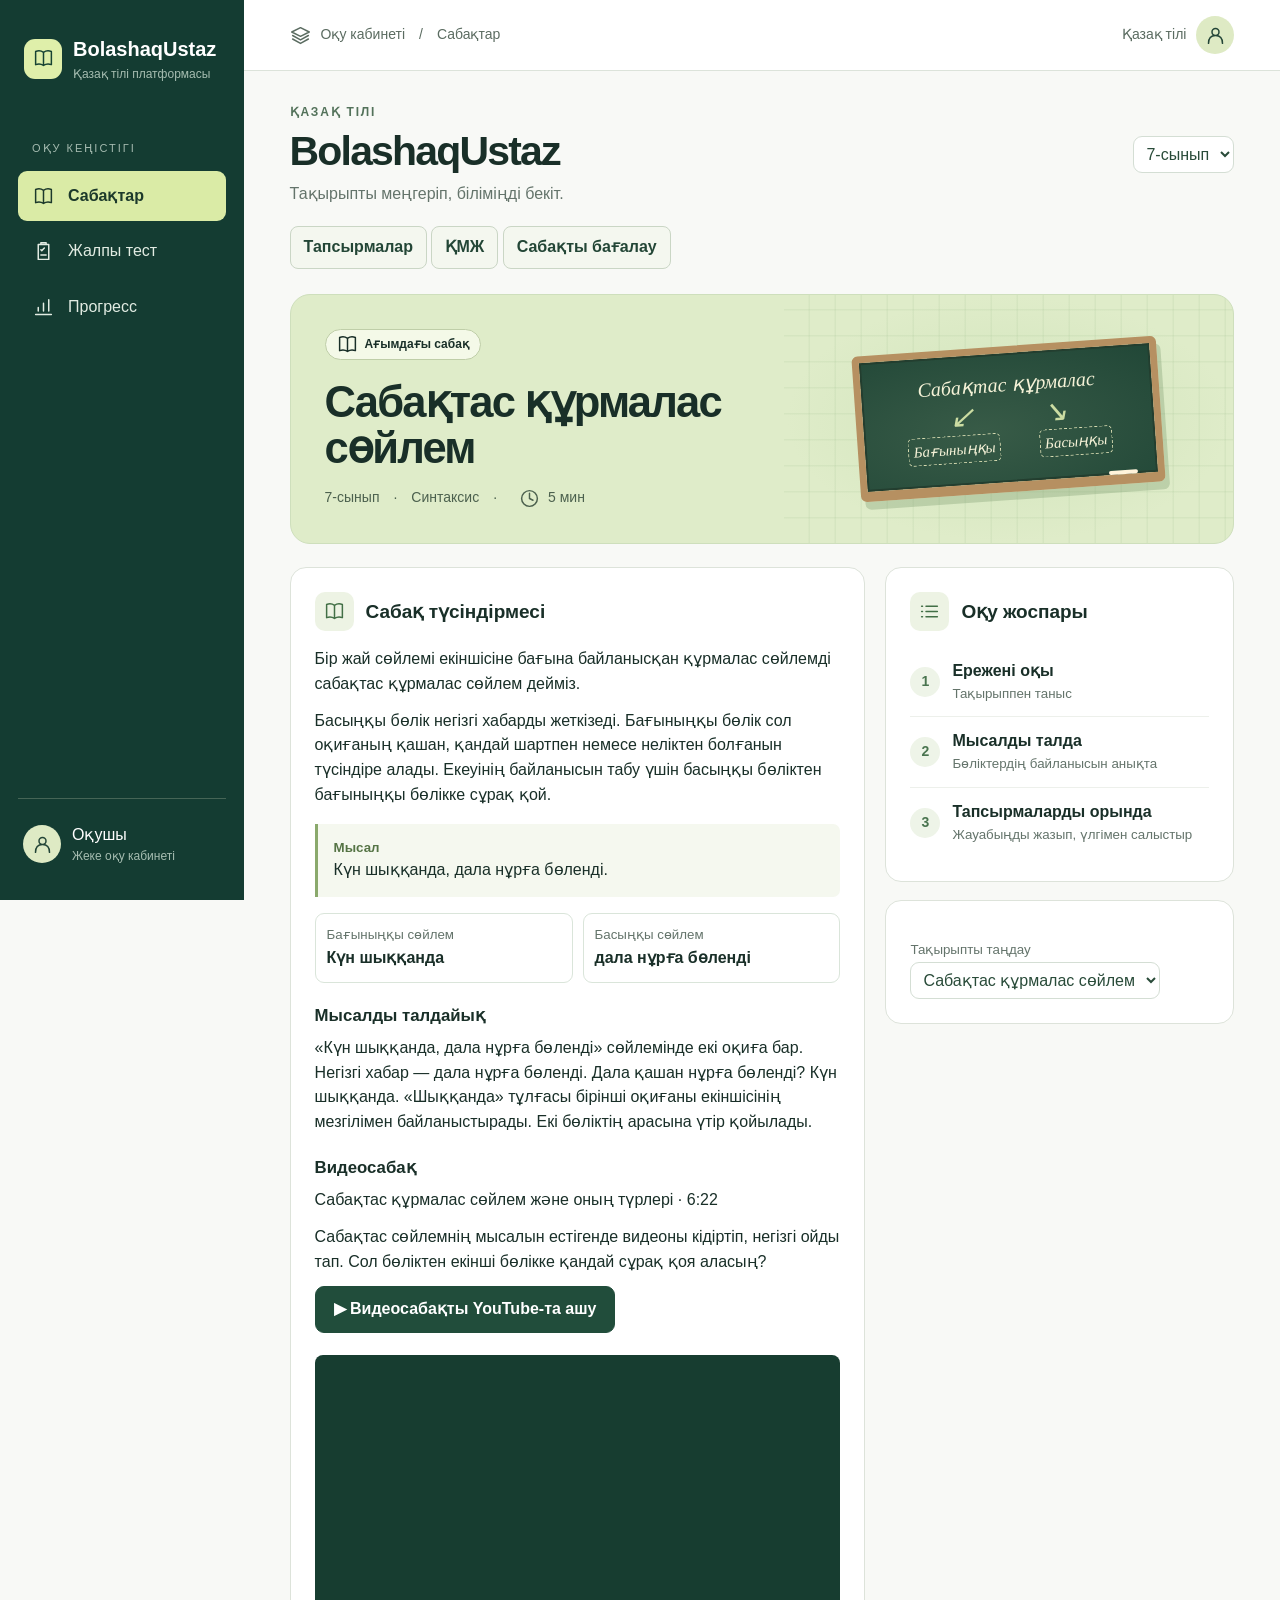
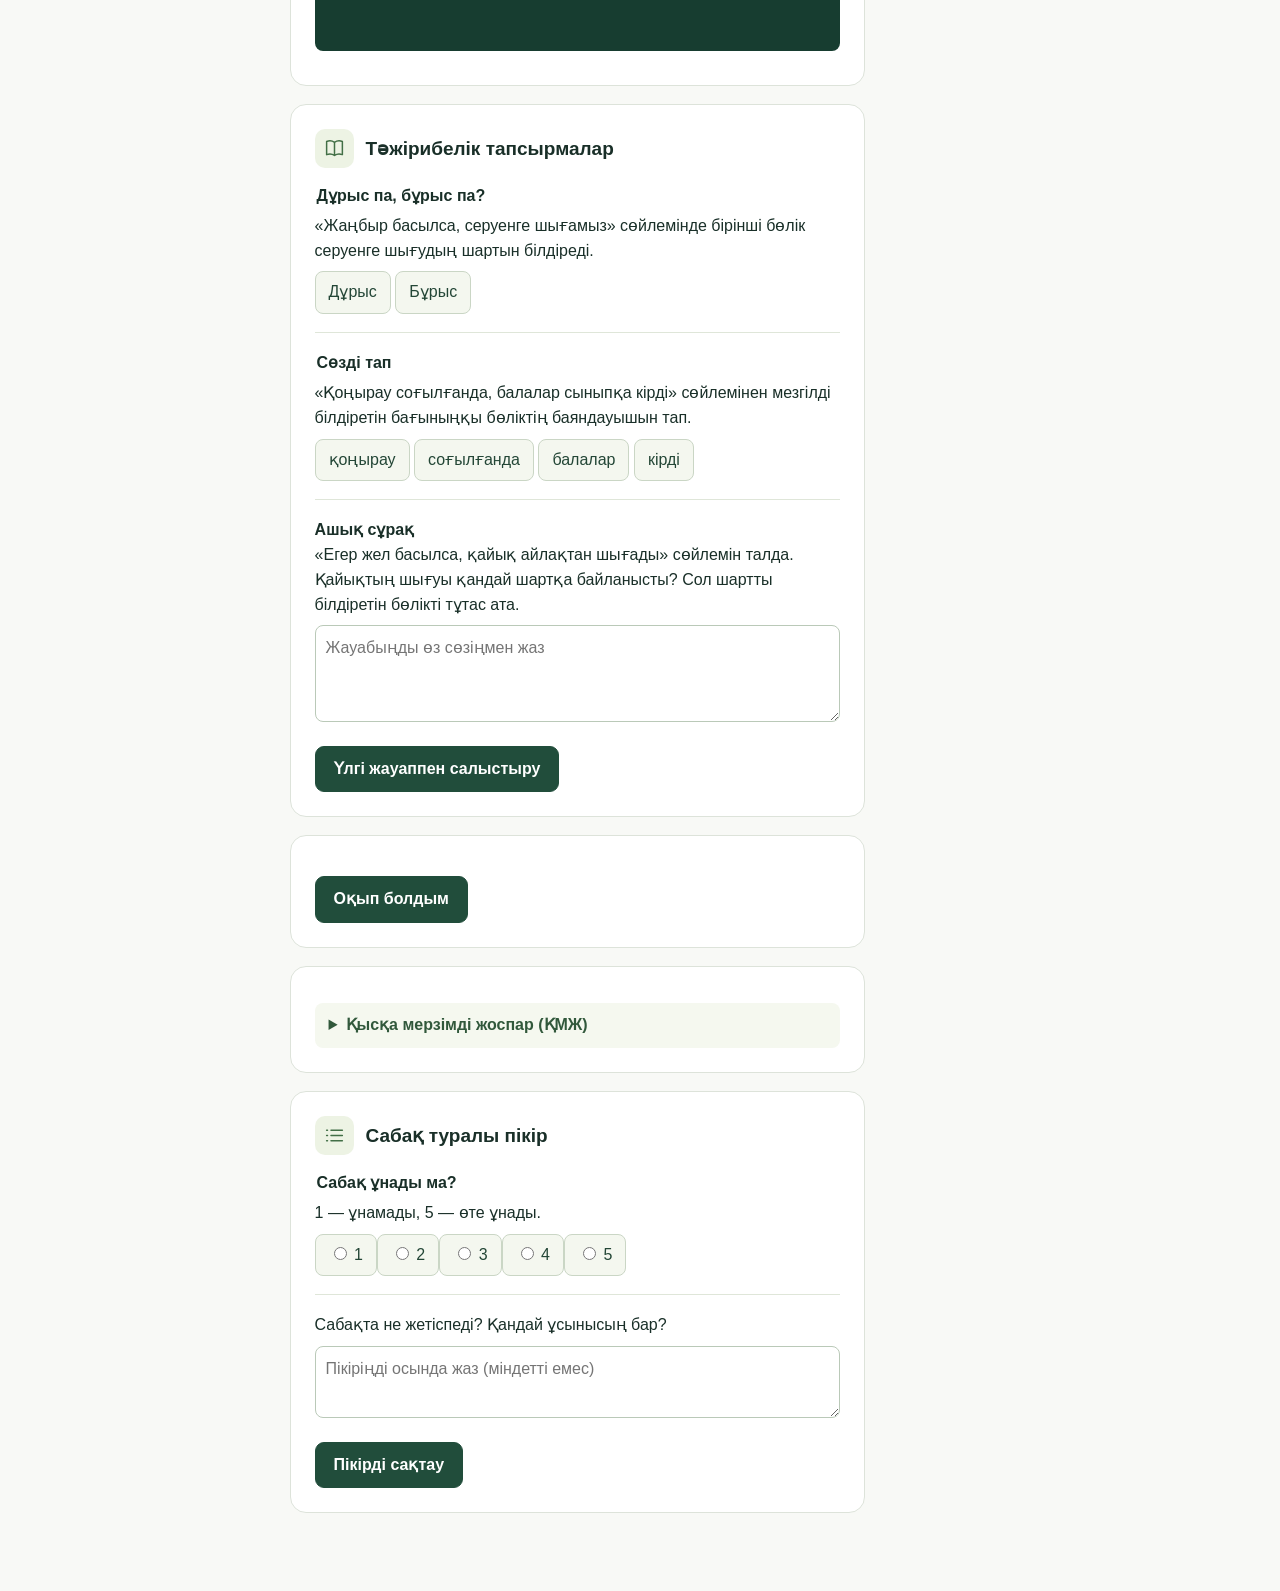
<file: index.html>
<!doctype html><html lang="kk"><head><meta charset="utf-8"><meta name="viewport" content="width=device-width,initial-scale=1"><title>Сабақтар · BolashaqUstaz</title><link rel="stylesheet" href="ustaz.css"></head><body><div id="app"></div><script src="lessons.js"></script><script src="ustaz.js"></script></body></html>
</file>
<file: ustaz.css>
*{box-sizing:border-box}body{margin:0;background:#f8f9f6;color:#192f28;font:16px/1.55 Inter,Arial,sans-serif}a{color:inherit;text-decoration:none}button,select{font:inherit;cursor:pointer}button:focus-visible,a:focus-visible,select:focus-visible{outline:3px solid #c57c33}aside{position:fixed;inset:0 auto 0 0;width:244px;background:#143c32;color:white;padding:34px 18px;display:flex;flex-direction:column}.brand{display:flex;align-items:center;gap:11px;font-weight:750;font-size:20px;padding:0 6px}.brand b{display:grid;place-items:center;width:38px;height:40px;background:#dfefaa;color:#174333;border-radius:11px}.brand small,.account small{display:block;color:#a6bdb1;font-size:12px;font-weight:400}.sideLabel{font-size:11px;letter-spacing:2px;color:#a4baaf;margin:56px 14px 14px}nav a{display:flex;align-items:center;gap:14px;padding:13px 15px;border-radius:9px;margin-bottom:5px;color:#e2ece3}nav a.on{background:#daeba6;color:#1c392b;font-weight:bold}.account{margin-top:auto;border-top:1px solid #466556;padding:24px 5px 0;display:flex;gap:11px;align-items:center}.avatar{border-radius:50%;background:#deeac4;width:38px;height:38px;display:grid;place-items:center;color:#234537}main{margin-left:244px}.bar{background:white;border-bottom:1px solid #dce3da;padding:16px 4.4%;display:flex;align-items:center;justify-content:space-between;color:#5b6c61;font-size:14px}.bar span{display:flex;align-items:center;gap:10px}.wrap{max-width:1440px;margin:auto;padding:32px 4.4% 60px}.eyebrow{color:#53725a;font-size:12px;font-weight:700;letter-spacing:1.8px}.top,.row{display:flex;align-items:center;justify-content:space-between;gap:16px}h1,h2,h3,p{margin:0}h1{font-size:clamp(32px,3.2vw,50px);line-height:1.15;letter-spacing:-1.8px;margin:6px 0 7px}h2{font-size:24px;letter-spacing:-.65px}h3{font-size:19px}.muted,small{color:#64746b}select{border:1px solid #d4ded4;background:white;border-radius:9px;padding:8px;color:#294b39}.hero{background:#dfecc9;border:1px solid #cedfbc;border-radius:20px;display:grid;grid-template-columns:1.1fr 1fr;overflow:hidden;margin:25px 0 23px;position:relative}.heroText{padding:34px;z-index:1}.pill{display:inline-flex;align-items:center;gap:7px;background:#f4f9e8;border:1px solid #bfcea8;border-radius:20px;padding:4px 11px;font-size:12px;font-weight:bold}.hero h2{font-size:clamp(30px,3.4vw,54px);line-height:1.06;margin:16px 0;letter-spacing:-1.8px}.meta{display:flex;align-items:center;gap:8px;color:#4c614e;font-size:14px}.boardarea{display:grid;place-items:center;background:radial-gradient(ellipse at center,#b4d39e55,transparent 70%),repeating-linear-gradient(90deg,transparent 0 24px,#94b68622 25px 26px),repeating-linear-gradient(0deg,transparent 0 24px,#94b68622 25px 26px);padding:24px}.board{background:radial-gradient(at 40% 60%,#385b47,#214737);width:100%;max-width:305px;transform:rotate(-4deg);border:7px solid #b69061;border-bottom:10px solid #b69061;box-shadow:4px 8px 0 #74926850,inset 0 0 0 2px #233e2f;border-radius:6px;text-align:center;color:#f5f2d7;padding:19px 10px 22px;font:italic 20px Georgia,serif;position:relative}.board:after{content:'';position:absolute;bottom:0;right:20px;width:29px;height:4px;background:#fff3da;border-radius:2px}.branch{color:#cbdca2;line-height:1.2;font-size:30px}.leaves{display:flex;justify-content:space-evenly;gap:6px}.leaves i{font-size:15px;padding:4px;border:1px dashed #d9ddb3;border-radius:5px}.grid{display:grid;grid-template-columns:minmax(0,1.65fr) minmax(230px,1fr);gap:20px;align-items:start}.card{background:#fff;border:1px solid #dde3da;border-radius:16px;padding:24px;margin-bottom:18px}.head{display:flex;gap:12px;align-items:center;margin-bottom:16px}.ico{display:inline-grid;place-items:center;width:39px;height:39px;background:#edf3e4;color:#426f46;border-radius:10px}.example{background:#f5f8ef;border-left:3px solid #8aa96c;padding:14px 16px;margin-top:16px;border-radius:0 7px 7px 0}.example small{display:block;color:#557445;font-weight:bold}.tags{display:flex;gap:10px;flex-wrap:wrap;margin-top:16px}.tags div{flex:1;min-width:120px;border:1px solid #dae5da;border-radius:9px;padding:11px}.tags small{display:block}.primary,.option{border-radius:9px;padding:10px 18px;border:1px solid #214d3b;background:#214d3b;color:white;font-weight:600;display:inline-block}.primary{margin-top:16px}.option{background:white;color:#233f30;border-color:#d9e1da;text-align:left;margin:5px 0;width:100%}.option:hover:not(:disabled){background:#f0f6e9}.option:disabled{cursor:default}.right,.wrong{padding:12px;border-radius:8px;margin-top:12px;background:#e6f1dc}.wrong{background:#fff0dd}.line{display:flex;align-items:center;gap:12px;padding:12px 0;border-bottom:1px solid #edf0eb}.line:last-child{border:0}.line small{display:block}.line b.num{font-size:14px;color:#49744f;background:#eef4e8;width:30px;height:30px;border-radius:50%;display:grid;place-items:center}.progress{height:9px;background:#e9eee5;border-radius:9px;overflow:hidden}.progress i{display:block;height:100%;background:#86a965}.stats{display:flex;gap:14px;flex-wrap:wrap}.stats .card{flex:1}.stats strong{display:block;font-size:30px}svg{width:21px;height:21px;fill:none;stroke:currentColor;stroke-width:1.7;stroke-linecap:round;stroke-linejoin:round}.topic{display:block;margin-top:12px}.topic select{max-width:100%}@media(max-width:1000px){aside{width:205px}main{margin-left:205px}.grid{grid-template-columns:1.4fr 1fr}.card,.heroText{padding:19px}}@media(max-width:760px){aside{position:static;width:100%;padding:12px 16px}.sideLabel,.account,.bar{display:none}nav{display:flex;margin-top:12px}nav a{flex:1;justify-content:center;padding:8px;gap:6px;margin:0}.brand small{display:none}main{margin:0}.wrap{padding:22px 16px}.grid{grid-template-columns:1fr;gap:0}.hero{grid-template-columns:1fr .85fr}.boardarea{padding:12px}.board{font-size:15px}.leaves i{font-size:12px}.hero h2{font-size:29px}.top{align-items:start}.stats{gap:6px}.stats .card{padding:12px}}@media(max-width:480px){.hero{grid-template-columns:1fr}.boardarea{padding:12px 38px 22px}.board{max-width:240px}.top{flex-wrap:wrap}}
.lesson-detail{margin-top:12px}.card h4{font-size:1.05rem;margin:20px 0 7px}.card details{margin-top:12px;background:#f5f8ef;border-radius:8px;padding:10px 14px}.card summary{cursor:pointer;font-weight:600;color:#31583b}.card details p{margin-top:8px}
.video-lesson iframe{display:block;width:100%;aspect-ratio:16/9;border:0;border-radius:8px;background:#173d30;margin:10px 0}.video-lesson a{color:#295d43;text-decoration:underline}.option.correct-choice{background:#e4f3e2;border-color:#568953}.option.incorrect-choice{background:#fff1e6;border-color:#ba7852}.wrong p{margin-top:.5rem}
.download-file{display:block;width:fit-content;margin:0 0 12px auto;text-decoration:underline;color:#365e48}.video-lesson .video-open{color:white;text-decoration:none;margin:12px 0}fieldset{border:0;border-bottom:1px solid #dfe6d9;padding:0 0 18px;margin:0 0 18px;min-width:0}legend{font-weight:700;margin-bottom:5px}.chip,.rating{display:inline-block;background:#f4f7ef;color:#234636;border:1px solid #cad6c5;border-radius:8px;padding:8px 13px;margin-top:8px}.chip[aria-pressed=true]{background:#254e3c;color:white}.rating{cursor:pointer}.reply:not(:empty){background:#f1f5eb;border-radius:8px;padding:12px;margin-top:12px}textarea{width:100%;font:inherit;color:inherit;border:1px solid #bac9b8;border-radius:8px;padding:10px;margin:8px 0 0;resize:vertical}.brand span{min-width:0}.card details p+p{margin-top:10px}.lesson-jumps{margin:12px 0 0}.lesson-jumps .chip{font-weight:600}
.saved-review{border-left:4px solid #779957}.saved-review header{display:flex;gap:12px;justify-content:space-between;align-items:center;flex-wrap:wrap}.review-stars{color:#92651e;letter-spacing:2px}.review-body{white-space:pre-wrap;overflow-wrap:anywhere;margin-top:12px}.saved-review time{display:block;margin-top:8px;color:#64746b;font-size:.875rem}
</file>
